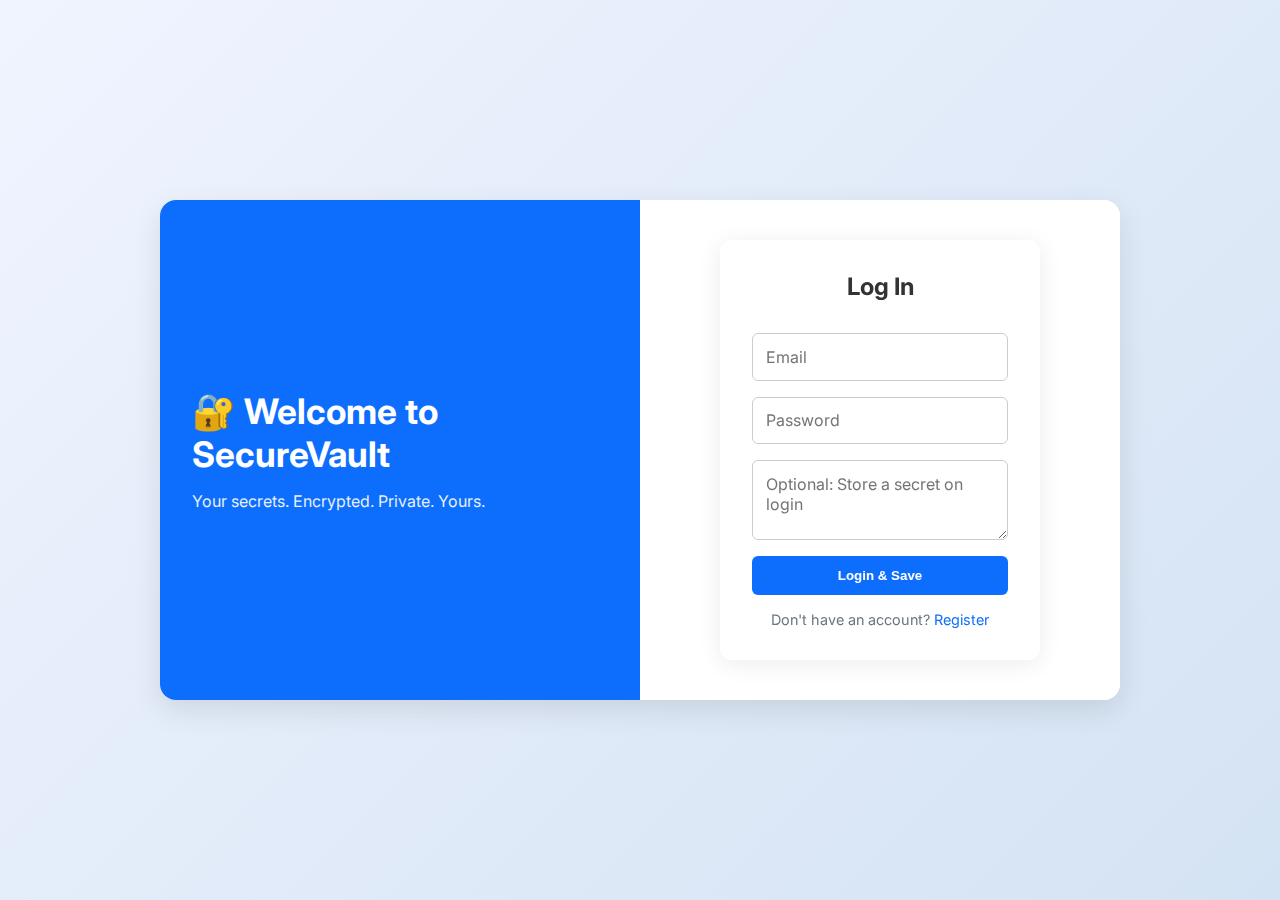
<file: index.html>
<!DOCTYPE html>
<html lang="en">
<head>
  <meta charset="UTF-8" />
  <title>Login | SecureVault</title>
  <link rel="stylesheet" href="login.css" />
  <link rel="stylesheet" href="toast.css" />
</head>
<body>
  <div class="login-container">
    <div class="login-left">
      <h1>🔐 Welcome to SecureVault</h1>
      <p>Your secrets. Encrypted. Private. Yours.</p>
    </div>

    <div class="login-right">
      <div class="form-card">
        <h2>Log In</h2>
        <input type="email" id="email" placeholder="Email" />
        <input type="password" id="password" placeholder="Password" />
        <textarea id="secret" placeholder="Optional: Store a secret on login"></textarea>
        <button onclick="login()">Login & Save</button>
        <p class="register-link">Don't have an account? <a href="register.html">Register</a></p>
      </div>
    </div>
  </div>

  <div id="toast"></div>
  <script src="toast.js"></script>
  <script src="login.js"></script>
</body>
</html>
</file>
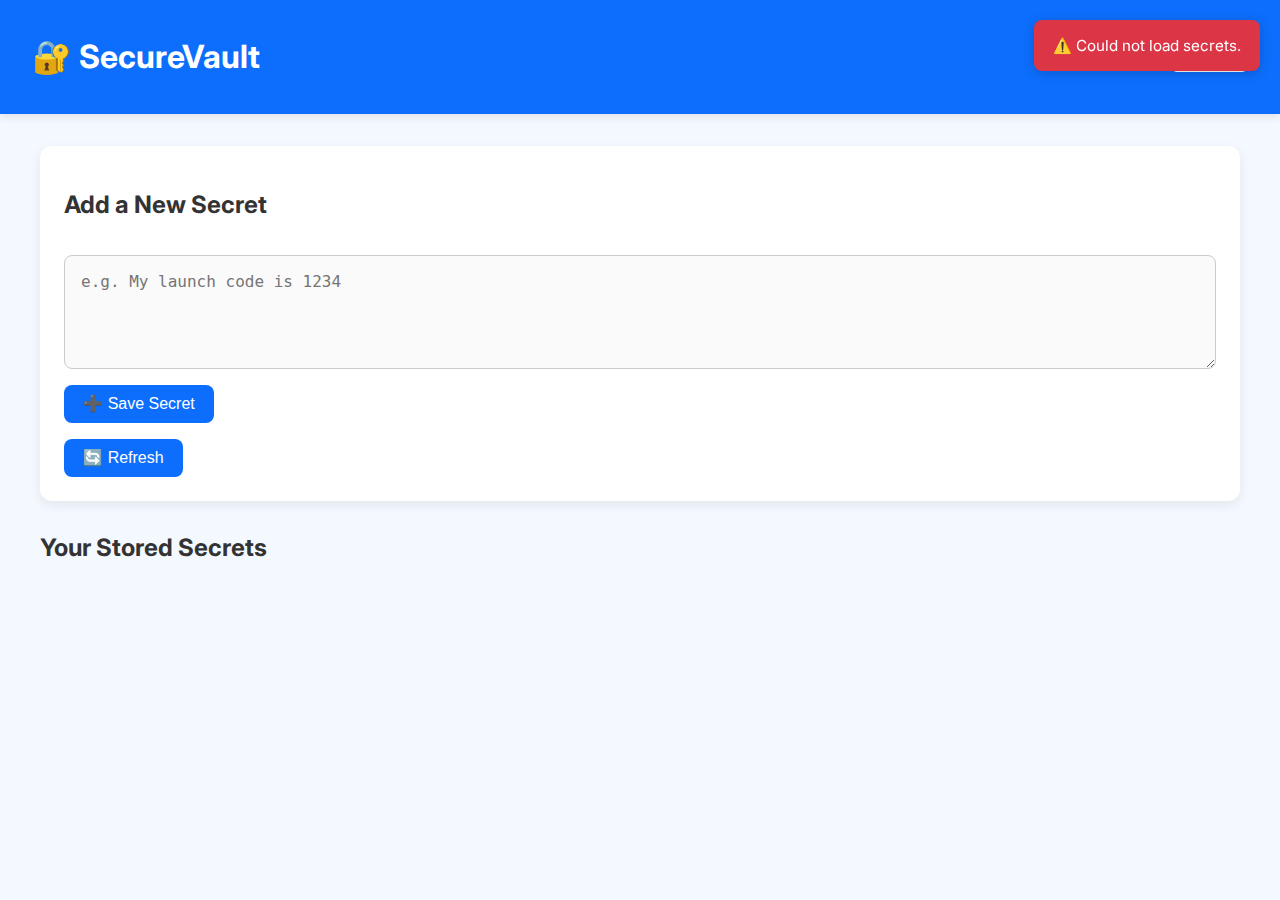
<file: dashboard.html>
<!DOCTYPE html>
<html lang="en">
<head>
  <meta charset="UTF-8" />
  <title>SecureVault Dashboard</title>
  <link rel="stylesheet" href="dashboard.css" />
  <link rel="stylesheet" href="toast.css" />
</head>
<body>
  <header class="header">
    <h1>🔐 SecureVault</h1>
    <button class="logout-btn" onclick="logout()">Logout</button>
  </header>

  <main class="main-content">
    <section class="secret-form">
      <h2>Add a New Secret</h2>
      <textarea id="secretInput" placeholder="e.g. My launch code is 1234"></textarea>
      <button onclick="storeSecret()">➕ Save Secret</button>
      <button onclick="loadSecrets()">🔄 Refresh</button>
    </section>

    <section>
      <h2>Your Stored Secrets</h2>
      <div id="secretsGrid" class="secrets-grid"></div>
    </section>
  </main>

  <div id="toast"></div>
  <script src="toast.js"></script>
  <script src="dashboard.js"></script>
</body>
</html>
</file>
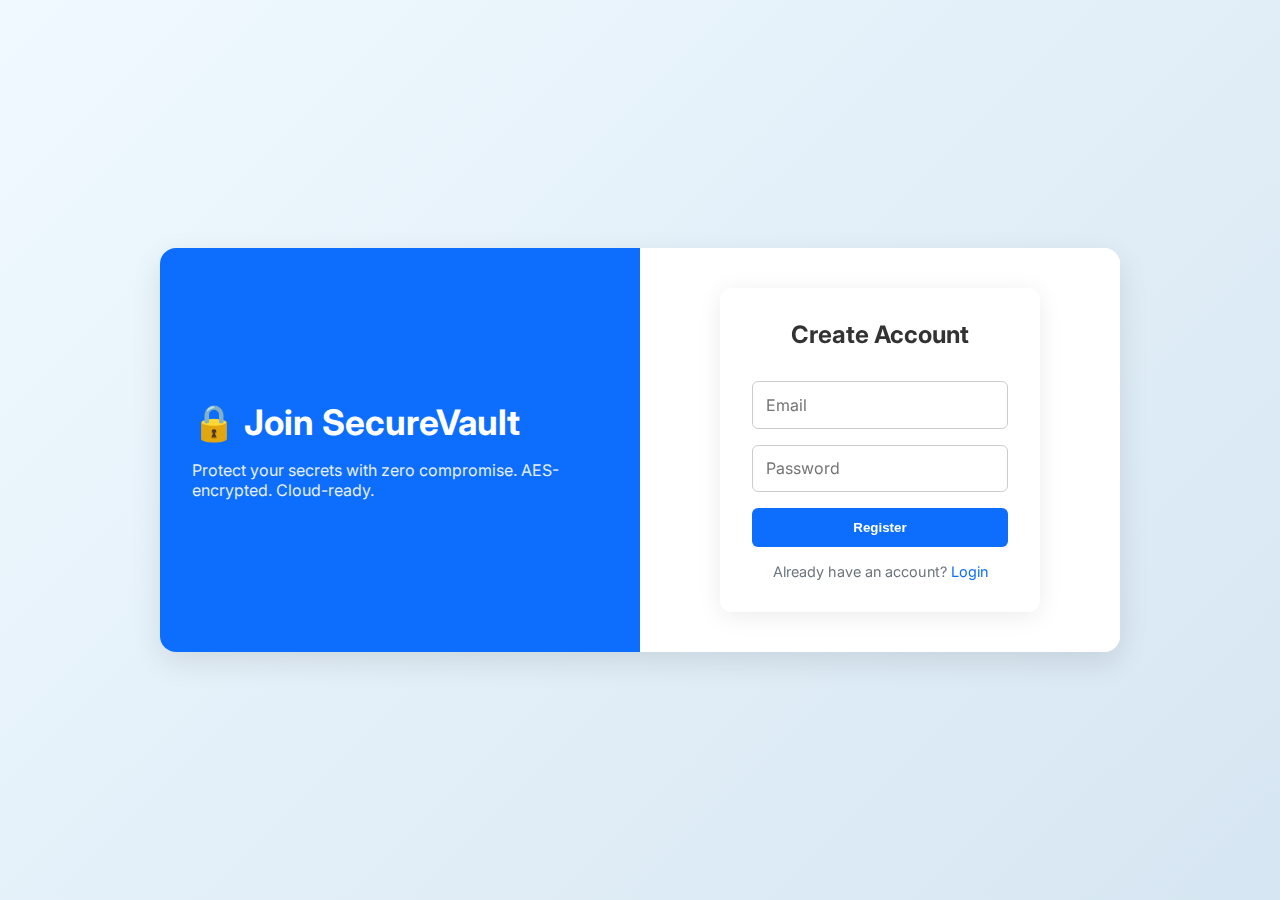
<file: register.html>
<!DOCTYPE html>
<html lang="en">
<head>
  <meta charset="UTF-8" />
  <title>Register | SecureVault</title>
  <link rel="stylesheet" href="register.css" />
  <link rel="stylesheet" href="toast.css" />
</head>
<body>
  <div class="register-container">
    <div class="register-left">
      <h1>🔒 Join SecureVault</h1>
      <p>Protect your secrets with zero compromise. AES-encrypted. Cloud-ready.</p>
    </div>

    <div class="register-right">
      <div class="form-card">
        <h2>Create Account</h2>
        <input type="email" id="email" placeholder="Email" />
        <input type="password" id="password" placeholder="Password" />
        <button onclick="register()">Register</button>
        <p class="login-link">Already have an account? <a href="index.html">Login</a></p>
      </div>
    </div>
  </div>

  <div id="toast"></div>
  <script src="toast.js"></script>
  <script src="register.js"></script>
</body>
</html>
</file>
<file: login.css>
@import url('https://fonts.googleapis.com/css2?family=Inter:wght@400;600&display=swap');

:root {
  --primary-color: #0d6efd;
  --background: linear-gradient(135deg, #f0f4ff, #d4e3f3);
  --form-bg: #ffffffcc;
  --text-color: #333;
  --accent: #6c757d;
}

* {
  box-sizing: border-box;
  margin: 0;
  padding: 0;
}

body {
  font-family: 'Inter', sans-serif;
  background: var(--background);
  min-height: 100vh;
  display: flex;
  justify-content: center;
  align-items: center;
}

.login-container {
  display: grid;
  grid-template-columns: 1fr 1fr;
  width: 90%;
  max-width: 960px;
  background: white;
  box-shadow: 0 10px 30px rgba(0,0,0,0.1);
  border-radius: 16px;
  overflow: hidden;
}

.login-left {
  background: var(--primary-color);
  color: white;
  padding: 2rem;
  display: flex;
  flex-direction: column;
  justify-content: center;
}

.login-left h1 {
  font-size: 2.2rem;
  margin-bottom: 1rem;
}

.login-left p {
  font-size: 1rem;
  opacity: 0.9;
}

.login-right {
  padding: 2.5rem;
  background: white;
  display: flex;
  align-items: center;
  justify-content: center;
}

.form-card {
  width: 100%;
  max-width: 320px;
  background: var(--form-bg);
  backdrop-filter: blur(8px);
  padding: 2rem;
  border-radius: 12px;
  box-shadow: 0 4px 24px rgba(0,0,0,0.08);
  display: flex;
  flex-direction: column;
  gap: 1rem;
}

.form-card h2 {
  text-align: center;
  margin-bottom: 1rem;
  color: var(--text-color);
}

input, textarea {
  padding: 0.8rem;
  font-size: 1rem;
  border: 1px solid #ccc;
  border-radius: 6px;
  font-family: inherit;
  transition: border 0.2s ease;
}

input:focus, textarea:focus {
  border-color: var(--primary-color);
  outline: none;
}

textarea {
  min-height: 80px;
  resize: vertical;
}

button {
  padding: 0.75rem;
  background: var(--primary-color);
  color: white;
  font-weight: 600;
  border: none;
  border-radius: 6px;
  cursor: pointer;
  transition: background 0.3s ease;
}

button:hover {
  background: #0b5ed7;
}

.register-link {
  font-size: 0.9rem;
  text-align: center;
  color: var(--accent);
}

.register-link a {
  color: var(--primary-color);
  text-decoration: none;
}

@media (max-width: 768px) {
  .login-container {
    grid-template-columns: 1fr;
    border-radius: 0;
    box-shadow: none;
  }

  .login-left {
    display: none;
  }

  .login-right {
    padding: 2rem 1.5rem;
  }
}
</file>
<file: toast.css>
#toast {
  position: fixed;
  top: 20px;
  right: 20px;
  max-width: 320px;
  padding: 1rem 1.2rem;
  color: white;
  background: #323232;
  border-radius: 8px;
  font-size: 0.95rem;
  opacity: 0;
  transform: translateY(-20px);
  transition: opacity 0.4s ease, transform 0.4s ease;
  z-index: 9999;
  box-shadow: 0 2px 12px rgba(0,0,0,0.2);
}

#toast.show {
  opacity: 1;
  transform: translateY(0);
}

#toast.success { background-color: #28a745; }   /* ✅ Success */
#toast.error   { background-color: #dc3545; }   /* ❌ Error */
#toast.info    { background-color: #17a2b8; }   /* ℹ️ Info */
#toast.warn    { background-color: #ffc107; color: #333; }  /* ⚠️ Warning */
</file>
<file: dashboard.css>
@import url('https://fonts.googleapis.com/css2?family=Inter:wght@400;600&display=swap');

:root {
  --primary: #0d6efd;
  --bg: #f4f8ff;
  --card-bg: white;
  --shadow: rgba(0, 0, 0, 0.08);
  --text: #333;
}

body {
  margin: 0;
  font-family: 'Inter', sans-serif;
  background: var(--bg);
  color: var(--text);
}

.header {
  display: flex;
  justify-content: space-between;
  align-items: center;
  background: var(--primary);
  color: white;
  padding: 1rem 2rem;
  box-shadow: 0 4px 8px var(--shadow);
}

.logout-btn {
  background: white;
  color: var(--primary);
  border: none;
  padding: 0.5rem 1rem;
  font-weight: 600;
  border-radius: 6px;
  cursor: pointer;
  transition: background 0.2s ease;
}

.logout-btn:hover {
  background: #eee;
}

.main-content {
  padding: 2rem;
  max-width: 1200px;
  margin: auto;
}

.secret-form {
  background: var(--card-bg);
  padding: 1.5rem;
  border-radius: 12px;
  box-shadow: 0 4px 12px var(--shadow);
  margin-bottom: 2rem;
  display: flex;
  flex-direction: column;
  gap: 1rem;
}

.secret-form textarea {
  min-height: 80px;
  padding: 1rem;
  font-size: 1rem;
  resize: vertical;
  border-radius: 8px;
  border: 1px solid #ccc;
}

.secret-form button {
  width: fit-content;
  padding: 0.6rem 1.2rem;
  font-size: 1rem;
  background: var(--primary);
  color: white;
  border: none;
  border-radius: 8px;
  cursor: pointer;
  transition: background 0.2s ease;
}

.secret-form button:hover {
  background: #084cdf;
}

.secrets-grid {
  display: grid;
  gap: 1rem;
  grid-template-columns: repeat(auto-fit, minmax(280px, 1fr));
}

.secret-card {
  background: var(--card-bg);
  border-radius: 12px;
  box-shadow: 0 4px 16px var(--shadow);
  padding: 1.25rem;
  position: relative;
  font-family: monospace;
  display: flex;
  flex-direction: column;
  gap: 0.5rem;
}

.secret-card .masked,
.secret-card .real {
  font-size: 1rem;
  word-break: break-word;
}

.secret-card .timestamp {
  font-size: 0.8rem;
  color: #666;
}

.toggle-btn {
  position: absolute;
  top: 1rem;
  right: 1rem;
  background: none;
  border: none;
  font-size: 1.1rem;
  cursor: pointer;
}
</file>
<file: register.css>
@import url('https://fonts.googleapis.com/css2?family=Inter:wght@400;600&display=swap');

:root {
  --primary-color: #0d6efd;
  --background: linear-gradient(135deg, #f0f9ff, #d6e6f2);
  --form-bg: #ffffffcc;
  --text-color: #333;
  --accent: #6c757d;
}

* {
  box-sizing: border-box;
  margin: 0;
  padding: 0;
}

body {
  font-family: 'Inter', sans-serif;
  background: var(--background);
  min-height: 100vh;
  display: flex;
  justify-content: center;
  align-items: center;
}

.register-container {
  display: grid;
  grid-template-columns: 1fr 1fr;
  width: 90%;
  max-width: 960px;
  background: white;
  box-shadow: 0 10px 30px rgba(0,0,0,0.1);
  border-radius: 16px;
  overflow: hidden;
}

.register-left {
  background: var(--primary-color);
  color: white;
  padding: 2rem;
  display: flex;
  flex-direction: column;
  justify-content: center;
}

.register-left h1 {
  font-size: 2.2rem;
  margin-bottom: 1rem;
}

.register-left p {
  font-size: 1rem;
  opacity: 0.9;
}

.register-right {
  padding: 2.5rem;
  background: white;
  display: flex;
  align-items: center;
  justify-content: center;
}

.form-card {
  width: 100%;
  max-width: 320px;
  background: var(--form-bg);
  backdrop-filter: blur(8px);
  padding: 2rem;
  border-radius: 12px;
  box-shadow: 0 4px 24px rgba(0,0,0,0.08);
  display: flex;
  flex-direction: column;
  gap: 1rem;
}

.form-card h2 {
  text-align: center;
  margin-bottom: 1rem;
  color: var(--text-color);
}

input {
  padding: 0.8rem;
  font-size: 1rem;
  border: 1px solid #ccc;
  border-radius: 6px;
  font-family: inherit;
  transition: border 0.2s ease;
}

input:focus {
  border-color: var(--primary-color);
  outline: none;
}

button {
  padding: 0.75rem;
  background: var(--primary-color);
  color: white;
  font-weight: 600;
  border: none;
  border-radius: 6px;
  cursor: pointer;
  transition: background 0.3s ease;
}

button:hover {
  background: #0b5ed7;
}

.login-link {
  font-size: 0.9rem;
  text-align: center;
  color: var(--accent);
}

.login-link a {
  color: var(--primary-color);
  text-decoration: none;
}

@media (max-width: 768px) {
  .register-container {
    grid-template-columns: 1fr;
    border-radius: 0;
    box-shadow: none;
  }

  .register-left {
    display: none;
  }

  .register-right {
    padding: 2rem 1.5rem;
  }
}
</file>
